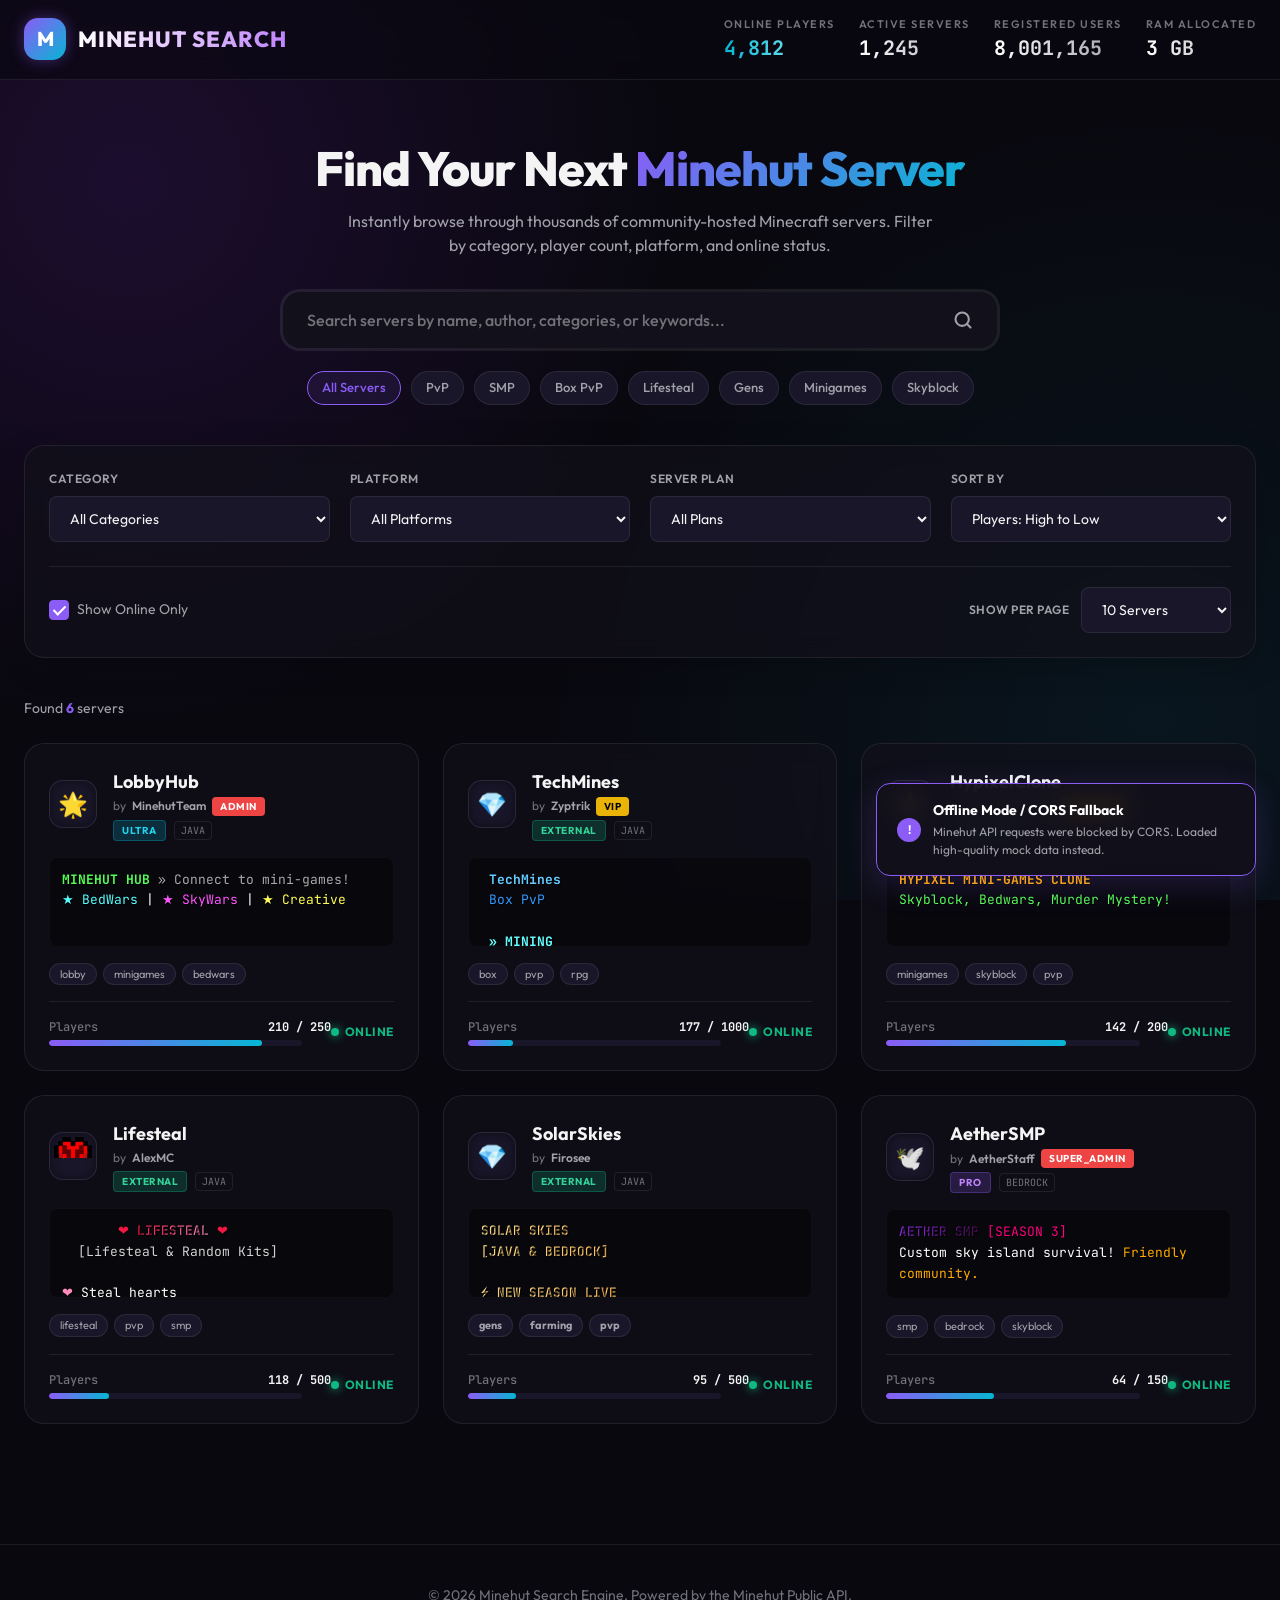
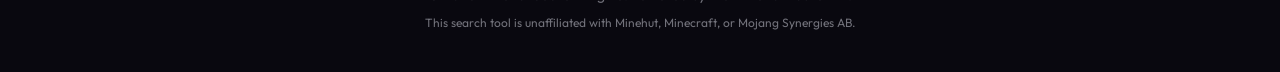
<file: index.html>
<!DOCTYPE html>
<html lang="en">

<head>
  <meta charset="UTF-8">
  <meta name="viewport" content="width=device-width, initial-scale=1.0">
  <title>Minehut Server Search Engine - Discover Premium Minecraft Servers</title>
  <meta name="description"
    content="Search, filter, and discover the best Minecraft servers on the Minehut network. Live statistics, advanced filtering, and instant connection details.">
  <link rel="stylesheet" href="public/css/style.css">
  <link rel="shortcut icon" href="https://minehut.com/favicon.ico" type="image/x-icon">
</head>

<body>

  <!-- Top Sticky Header -->
  <header>
    <div class="container header-content">
      <a href="index.html" class="logo" id="header-logo">
        <div class="logo-icon">M</div>
        <div class="logo-text">Minehut Search</div>
      </a>

      <!-- Network Stats Dashboard -->
      <div class="network-stats" id="network-stats-panel">
        <div class="stat-item">
          <span class="stat-label">Online Players</span>
          <span class="stat-value highlight" id="online-players">...</span>
        </div>
        <div class="stat-item">
          <span class="stat-label">Active Servers</span>
          <span class="stat-value" id="active-servers">...</span>
        </div>
        <div class="stat-item">
          <span class="stat-label">Registered Users</span>
          <span class="stat-value" id="total-users">...</span>
        </div>
        <div class="stat-item">
          <span class="stat-label">RAM Allocated</span>
          <span class="stat-value" id="allocated-ram">...</span>
        </div>
      </div>
    </div>
  </header>

  <main class="container">
    <!-- Hero / Title -->
    <section class="hero-section">
      <h1 class="hero-title">Find Your Next <span>Minehut Server</span></h1>
      <p class="hero-subtitle">Instantly browse through thousands of community-hosted Minecraft servers. Filter by
        category, player count, platform, and online status.</p>

      <!-- Search Input Container -->
      <div class="search-wrapper">
        <div class="search-container">
          <input type="text" id="search-input" class="search-input"
            placeholder="Search servers by name, author, categories, or keywords..." autocomplete="off">
          <button class="search-icon-btn" id="search-clear-btn" style="display: none;" title="Clear search">
            <svg width="20" height="20" viewBox="0 0 24 24" fill="none" stroke="currentColor" stroke-width="2.5"
              stroke-linecap="round" stroke-linejoin="round">
              <line x1="18" y1="6" x2="6" y2="18"></line>
              <line x1="6" y1="6" x2="18" y2="18"></line>
            </svg>
          </button>
          <div class="search-icon-btn">
            <svg width="20" height="20" viewBox="0 0 24 24" fill="none" stroke="currentColor" stroke-width="2.5"
              stroke-linecap="round" stroke-linejoin="round">
              <circle cx="11" cy="11" r="8"></circle>
              <line x1="21" y1="21" x2="16.65" y2="16.65"></line>
            </svg>
          </div>
        </div>
      </div>

      <!-- Quick Tag Filter Pills -->
      <div class="quick-tags" id="quick-tags-container">
        <span class="quick-tag active" data-category="all">All Servers</span>
        <span class="quick-tag" data-category="pvp">PvP</span>
        <span class="quick-tag" data-category="smp">SMP</span>
        <span class="quick-tag" data-category="box">Box PvP</span>
        <span class="quick-tag" data-category="lifesteal">Lifesteal</span>
        <span class="quick-tag" data-category="gens">Gens</span>
        <span class="quick-tag" data-category="minigames">Minigames</span>
        <span class="quick-tag" data-category="skyblock">Skyblock</span>
      </div>
    </section>

    <!-- Filters and Sorting Panel -->
    <section class="controls-panel">
      <div class="filters-row">
        <!-- Category Dropdown -->
        <div class="filter-group">
          <label class="filter-label" for="category-select">Category</label>
          <select id="category-select" class="custom-select">
            <option value="all">All Categories</option>
            <!-- Dynamically populated -->
          </select>
        </div>

        <!-- Platform Dropdown -->
        <div class="filter-group">
          <label class="filter-label" for="platform-select">Platform</label>
          <select id="platform-select" class="custom-select">
            <option value="all">All Platforms</option>
            <!-- Dynamically populated -->
          </select>
        </div>

        <!-- Plan Dropdown -->
        <div class="filter-group">
          <label class="filter-label" for="plan-select">Server Plan</label>
          <select id="plan-select" class="custom-select">
            <option value="all">All Plans</option>
            <!-- Dynamically populated -->
          </select>
        </div>

        <!-- Sorting -->
        <div class="filter-group">
          <label class="filter-label" for="sort-select">Sort By</label>
          <select id="sort-select" class="custom-select">
            <option value="players-desc">Players: High to Low</option>
            <option value="players-asc">Players: Low to High</option>
            <option value="name-asc">Name: A to Z</option>
            <option value="name-desc">Name: Z to A</option>
          </select>
        </div>
      </div>

      <!-- Settings and Page Size Footer Row -->
      <div class="controls-footer">
        <div class="controls-footer-left">
          <label class="custom-checkbox" id="online-checkbox-label">
            <input type="checkbox" id="online-checkbox" checked>
            <span class="checkmark"></span>
            Show Online Only
          </label>
        </div>
        <div class="controls-footer-right">
          <div class="filter-group page-size-group">
            <label class="filter-label" for="page-size-select">Show per Page</label>
            <select id="page-size-select" class="custom-select">
              <option value="10" selected>10 Servers</option>
              <option value="25">25 Servers</option>
              <option value="50">50 Servers</option>
              <option value="100">100 Servers</option>
            </select>
          </div>
        </div>
      </div>
    </section>

    <!-- Results Overview -->
    <div class="results-summary">
      <div class="results-count" id="results-count-container">
        Found <span id="results-count-val">0</span> servers
      </div>
      <!-- Top Pagination Controls -->
      <div class="pagination-container pagination-top" id="pagination-controls-top"></div>
    </div>

    <!-- Server Cards Grid -->
    <section class="servers-grid" id="servers-grid">
      <!-- Loading skeletons (initial state) -->
      <div class="skeleton-card"></div>
      <div class="skeleton-card"></div>
      <div class="skeleton-card"></div>
      <div class="skeleton-card"></div>
      <div class="skeleton-card"></div>
      <div class="skeleton-card"></div>
    </section>

    <!-- Pagination Controls -->
    <div class="pagination-container" id="pagination-controls"></div>
  </main>

  <!-- Global Footer -->
  <footer
    style="margin-top: 60px; padding: 40px 0; border-top: 1px solid var(--border-color); text-align: center; color: var(--text-muted); font-size: 14px;">
    <div class="container">
      <p>&copy; 2026 Minehut Search Engine. Powered by the Minehut Public API.</p>
      <p style="margin-top: 8px; font-size: 12px; color: var(--text-muted);">This search tool is unaffiliated with
        Minehut, Minecraft, or Mojang Synergies AB.</p>
    </div>
  </footer>

  <!-- Toast Toast Notification (CORS/Offline Fallback Info) -->
  <div class="toast" id="toast-notification">
    <div class="toast-icon">!</div>
    <div class="toast-content">
      <div class="toast-title" id="toast-title">CORS Fallback Active</div>
      <div class="toast-desc" id="toast-desc">Loaded premium mock database due to local browser CORS limitations.</div>
    </div>
  </div>

  <!-- Scripts -->
  <script src="public/js/mock_data.js"></script>
  <script src="public/js/app.js"></script>
</body>

</html>
</file>
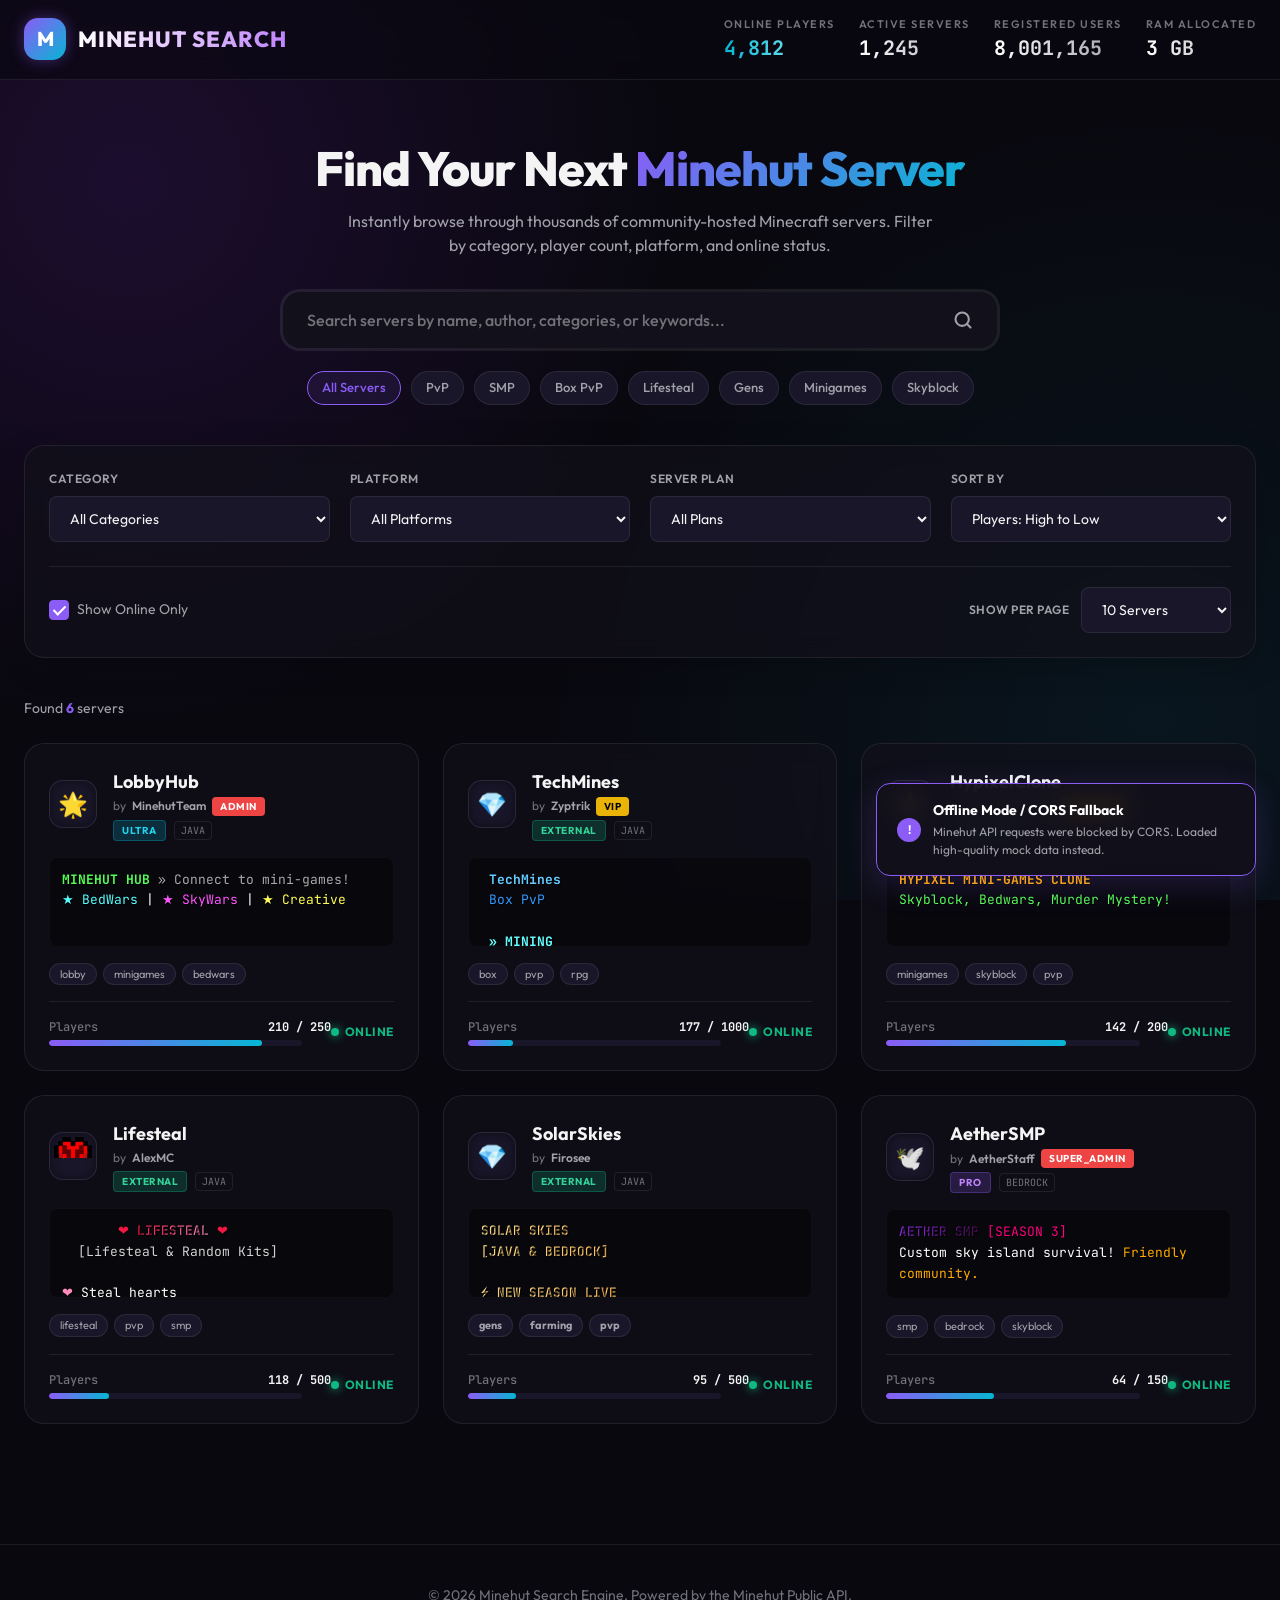
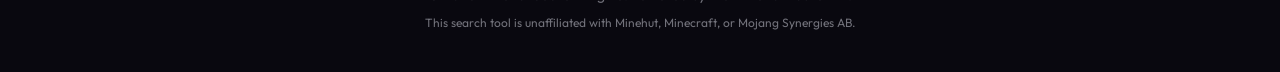
<file: detail/index.html>
<!DOCTYPE html>
<html lang="en">

<head>
  <meta charset="UTF-8">
  <meta name="viewport" content="width=device-width, initial-scale=1.0">
  <title>Server Details - Minehut Server Search Engine</title>
  <meta name="description"
    content="Detailed status page for Minehut Minecraft servers, including player counts, categories, plugins list, and direct connection IP.">
  <link rel="stylesheet" href="../public/css/style.css">
  <link rel="shortcut icon" href="https://minehut.com/favicon.ico" type="image/x-icon">
</head>

<body>

  <!-- Top Sticky Header -->
  <header>
    <div class="container header-content">
      <a href="../index.html" class="logo" id="header-logo">
        <div class="logo-icon">M</div>
        <div class="logo-text">Minehut Search</div>
      </a>

      <!-- Tiny Nav indicator -->
      <a href="../index.html" class="back-button" style="margin-bottom: 0;">
        <svg width="18" height="18" viewBox="0 0 24 24" fill="none" stroke="currentColor" stroke-width="2.5"
          stroke-linecap="round" stroke-linejoin="round">
          <line x1="19" y1="12" x2="5" y2="12"></line>
          <polyline points="12 19 5 12 12 5"></polyline>
        </svg>
        Back to Search
      </a>
    </div>
  </header>

  <main class="detail-container">
    <!-- Server Detailed Presentation Card -->
    <article class="detail-card" id="detail-card">
      <div class="detail-card-body">

        <!-- Left Sidebar Column: Banner, Profile, Plan Specs, Categories -->
        <aside class="detail-sidebar">
        
        <!-- Server SaaS Profile Card -->
        <div class="sidebar-profile-card">
          <!-- Cover banner image wrapper (filled dynamically as els.banner) -->
          <div class="profile-cover" id="server-banner">
            <div class="profile-cover-tint"></div>
          </div>
          <div class="profile-info-block">
            <div class="profile-avatar-row">
              <!-- Avatar icon (els.serverIcon) -->
              <div class="detail-icon" id="server-icon">🎮</div>
              <!-- Dynamic Meta Badges (els.metaTags) -->
              <div class="profile-status-badge-wrap" id="server-meta-tags"></div>
            </div>
            <!-- Server name (els.serverName) -->
            <h1 class="detail-server-name" id="server-name">Loading Server Details...</h1>
            <!-- Owner & Rank (els.detailServerOwner) -->
            <div class="detail-server-owner" id="detail-server-owner"></div>
          </div>
          
          <!-- Integrated Copy Address Panel -->
          <div class="sidebar-copy-section">
            <div class="copy-ip-info">
              <span class="copy-ip-title">Server Address</span>
              <span class="copy-ip-address" id="server-ip">...</span>
            </div>
            <button class="btn-copy" id="btn-copy-ip">
              <svg width="14" height="14" viewBox="0 0 24 24" fill="none" stroke="currentColor" stroke-width="2.5" stroke-linecap="round" stroke-linejoin="round" id="copy-icon"><rect x="9" y="9" width="13" height="13" rx="2" ry="2"></rect><path d="M5 15H4a2 2 0 0 1-2-2V4a2 2 0 0 1 2-2h9a2 2 0 0 1 2 2v1"></path></svg>
              <span id="copy-text">Copy IP</span>
            </button>
          </div>
        </div>

        <!-- Hosting Plan Specifications Card -->
        <section class="plan-specs-section" id="plan-specs-section">
          <h2 class="detail-section-title">Server Hosting Plan</h2>
          <div class="plan-specs-card">
            <div class="plan-specs-header">
              <div class="plan-badge-large badge badge-plan-free" id="plan-spec-badge">Starter</div>
              <div class="plan-price-info">
                <span class="plan-cost-label">Hosting Cost</span>
                <span class="plan-cost-value" id="plan-spec-cost">0 Credits / Day</span>
              </div>
            </div>
            <div class="plan-specs-grid">
              <div class="spec-feature-item">
                <span class="spec-feature-icon">👥</span>
                <div class="spec-feature-text">
                  <span class="spec-feature-label">Max Players</span>
                  <span class="spec-feature-val" id="plan-spec-players">10 Players</span>
                </div>
              </div>
              <div class="spec-feature-item">
                <span class="spec-feature-icon">💾</span>
                <div class="spec-feature-text">
                  <span class="spec-feature-label">RAM</span>
                  <span class="spec-feature-val" id="plan-spec-ram">1 GB RAM</span>
                </div>
              </div>
              <div class="spec-feature-item">
                <span class="spec-feature-icon">🛡️</span>
                <div class="spec-feature-text">
                  <span class="spec-feature-label">Tier</span>
                  <span class="spec-feature-val" id="plan-spec-tier">Basic Server</span>
                </div>
              </div>
              <div class="spec-feature-item">
                <span class="spec-feature-icon">☁️</span>
                <div class="spec-feature-text">
                  <span class="spec-feature-label">Backups</span>
                  <span class="spec-feature-val" id="plan-spec-backups">4 hours/day</span>
                </div>
              </div>
              <div class="spec-feature-item" style="grid-column: span 2;">
                <span class="spec-feature-icon">🔗</span>
                <div class="spec-feature-text">
                  <span class="spec-feature-label">Server Links</span>
                  <span class="spec-feature-val" id="plan-spec-connected">None</span>
                </div>
              </div>
            </div>
          </div>
        </section>

        <!-- Categories tag list -->
        <section class="detail-categories-section">
          <h2 class="detail-categories-label">Categories</h2>
          <div class="detail-categories-list" id="detail-categories">
            <!-- Dynamic tags -->
          </div>
        </section>

      </aside>

      <!-- Right Main Column: MOTD, Stats, Graph, Plugins -->
      <main class="detail-main">
        
        <!-- MOTD Console -->
        <section class="detail-motd-section">
          <div class="terminal-header">
            <div class="terminal-dots">
              <span class="dot red"></span>
              <span class="dot yellow"></span>
              <span class="dot green"></span>
            </div>
            <span class="terminal-title">motd@minecraft-server:~</span>
          </div>
          <div class="detail-motd-box" id="server-motd">
            <!-- Parsed MOTD -->
          </div>
        </section>

        <!-- Dashboard Stats Grid -->
        <section class="detail-dashboard-grid" id="stats-dashboard">
          <div class="dash-card">
            <span class="dash-label">Uptime Status</span>
            <span class="dash-value" id="stat-uptime">...</span>
            <span class="dash-subtext" id="stat-daily-uptime">...</span>
          </div>
          <div class="dash-card player-slots-card" style="display: flex; flex-direction: row; align-items: center; justify-content: space-between; gap: 16px;">
            <div style="display: flex; flex-direction: column; gap: 4px;">
              <span class="dash-label">Players Online</span>
              <span class="dash-value" id="stat-slots">...</span>
              <span class="dash-subtext">Total Player Slots</span>
            </div>
            <div class="progress-ring-container" style="position: relative; width: 52px; height: 52px; flex-shrink: 0;">
              <svg width="52" height="52" viewBox="0 0 66 66" style="display: block;">
                <!-- Background circle -->
                <circle cx="33" cy="33" r="28" fill="transparent" stroke="var(--border-color)" stroke-width="6" />
                <!-- Foreground circle -->
                <circle cx="33" cy="33" r="28" fill="transparent" stroke="url(#slots-gradient)" stroke-width="6" 
                  stroke-dasharray="175.9" stroke-dashoffset="175.9" stroke-linecap="round" id="stat-slots-ring"
                  transform="rotate(-90 33 33)" style="transition: stroke-dashoffset 0.8s cubic-bezier(0.4, 0, 0.2, 1);" />
                <defs>
                  <linearGradient id="slots-gradient" x1="0%" y1="0%" x2="100%" y2="100%">
                    <stop offset="0%" stop-color="var(--accent-purple)" />
                    <stop offset="100%" stop-color="var(--accent-cyan)" />
                  </linearGradient>
                </defs>
              </svg>
              <span id="stat-slots-percent" style="position: absolute; inset: 0; display: flex; align-items: center; justify-content: center; font-size: 10px; font-family: var(--font-mono); font-weight: 700; color: var(--text-primary);">0%</span>
            </div>
          </div>
          <div class="dash-card">
            <span class="dash-label">System Platform</span>
            <span class="dash-value" id="stat-version">...</span>
            <span class="dash-subtext">Java Engine</span>
          </div>
          <div class="dash-card">
            <span class="dash-label">Minehut Plan</span>
            <span class="dash-value" id="stat-plan">...</span>
            <span class="dash-subtext" id="stat-credits">...</span>
          </div>
          <div class="dash-card">
            <span class="dash-label">First Created</span>
            <span class="dash-value" id="stat-created">...</span>
            <span class="dash-subtext">Total Joins: <span id="stat-joins" style="font-weight: 700;">...</span></span>
          </div>
          <div class="dash-card">
            <span class="dash-label">Owner Profile</span>
            <span class="dash-value" id="stat-owner">...</span>
            <span class="dash-subtext">ID: <span id="stat-owner-id" style="font-family: var(--font-mono); font-size: 11px;">...</span></span>
          </div>
          <!-- Hidden UUID container to retain JS hooks without visual bloat -->
          <div id="card-mc-uuid" style="display: none;"><span id="stat-mc-uuid"></span></div>
        </section>

        <!-- Real-Time Player Activity Graph -->
        <section class="player-history-section" id="player-history-section">
          <h2 class="detail-section-title">Real-Time Player Activity (Last 2 Minutes)</h2>
          <div class="chart-container-card">
            <canvas id="player-chart" style="width: 100%; height: 160px;"></canvas>
          </div>
        </section>

        <!-- Installed Minecraft Plugins list -->
        <section class="plugins-section" id="plugins-section">
          <h2 class="detail-categories-label">Installed Plugins</h2>
          <div class="plugins-list" id="plugins-list">
            <!-- Dynamic plugin tags -->
          </div>
        </section>

      </main>

      </div>
    </article>
  </main>

  <!-- Global Footer -->
  <footer
    style="margin-top: 60px; padding: 40px 0; border-top: 1px solid var(--border-color); text-align: center; color: var(--text-muted); font-size: 14px;">
    <div class="container">
      <p>&copy; 2026 Minehut Search Engine. Powered by the Minehut Public API.</p>
    </div>
  </footer>

  <!-- Toast notifications -->
  <div class="toast" id="toast-notification">
    <div class="toast-icon">✓</div>
    <div class="toast-content">
      <div class="toast-title" id="toast-title">IP Copied!</div>
      <div class="toast-desc" id="toast-desc">IP address copied to clipboard. Ready to join Minecraft!</div>
    </div>
  </div>

  <!-- Scripts -->
  <script src="../public/js/mock_data.js"></script>
  <script src="../public/js/detail.js"></script>
</body>

</html>
</file>
<file: public/css/style.css>
@import url('https://fonts.googleapis.com/css2?family=Outfit:wght@300;400;500;600;700;800&family=JetBrains+Mono:wght@400;500;700&display=swap');

:root {
  --bg-primary: #09080f;
  --bg-secondary: #12101b;
  --bg-tertiary: #191629;
  --bg-card: rgba(18, 16, 27, 0.7);
  --bg-glow: rgba(138, 43, 226, 0.15);

  --border-color: rgba(255, 255, 255, 0.08);
  --border-focus: rgba(167, 139, 250, 0.5);

  --accent-purple: #8b5cf6;
  --accent-purple-glow: rgba(139, 92, 246, 0.4);
  --accent-cyan: #06b6d4;
  --accent-emerald: #10b981;
  --accent-gold: #f59e0b;
  --accent-red: #ef4444;

  --text-primary: #f4f4f5;
  --text-secondary: #a1a1aa;
  --text-muted: #71717a;

  --font-sans: 'Outfit', sans-serif;
  --font-mono: 'JetBrains Mono', monospace;

  --transition-smooth: all 0.3s cubic-bezier(0.4, 0, 0.2, 1);
  --border-radius-sm: 8px;
  --border-radius-md: 14px;
  --border-radius-lg: 20px;
}

* {
  box-sizing: border-box;
  margin: 0;
  padding: 0;
}

body {
  background-color: var(--bg-primary);
  color: var(--text-primary);
  font-family: var(--font-sans);
  min-height: 100vh;
  line-height: 1.5;
  overflow-x: hidden;
  background-image:
    radial-gradient(circle at 10% 20%, var(--bg-glow) 0%, transparent 40%),
    radial-gradient(circle at 90% 80%, rgba(6, 182, 212, 0.08) 0%, transparent 45%);
  background-attachment: fixed;
}

/* Scrollbar */
::-webkit-scrollbar {
  width: 10px;
}

::-webkit-scrollbar-track {
  background: var(--bg-primary);
}

::-webkit-scrollbar-thumb {
  background: var(--bg-tertiary);
  border: 2px solid var(--bg-primary);
  border-radius: 10px;
}

::-webkit-scrollbar-thumb:hover {
  background: var(--accent-purple);
}

/* Layout Utilities */
.container {
  max-width: 1280px;
  margin: 0 auto;
  padding: 0 24px;
}

header {
  padding: 24px 0;
  border-bottom: 1px solid var(--border-color);
  background: rgba(9, 8, 15, 0.6);
  backdrop-filter: blur(12px);
  position: sticky;
  top: 0;
  z-index: 100;
}

.header-content {
  display: flex;
  justify-content: space-between;
  align-items: center;
  flex-wrap: wrap;
  gap: 20px;
}

/* Logo */
.logo {
  display: flex;
  align-items: center;
  gap: 12px;
  text-decoration: none;
  color: var(--text-primary);
}

.logo-icon {
  background: linear-gradient(135deg, var(--accent-purple), var(--accent-cyan));
  width: 42px;
  height: 42px;
  border-radius: var(--border-radius-md);
  display: flex;
  align-items: center;
  justify-content: center;
  font-weight: 800;
  font-size: 20px;
  color: #fff;
  box-shadow: 0 0 15px var(--accent-purple-glow);
}

.logo-text {
  font-size: 22px;
  font-weight: 800;
  letter-spacing: 1px;
  text-transform: uppercase;
  background: linear-gradient(to right, #ffffff, #c084fc);
  -webkit-background-clip: text;
  -webkit-text-fill-color: transparent;
}

/* Network Stats Dashboard */
.network-stats {
  display: flex;
  gap: 24px;
}

.stat-item {
  display: flex;
  flex-direction: column;
}

.stat-label {
  font-size: 11px;
  text-transform: uppercase;
  color: var(--text-muted);
  letter-spacing: 1.5px;
  font-weight: 600;
}

.stat-value {
  font-size: 20px;
  font-weight: 700;
  color: var(--text-primary);
  font-family: var(--font-mono);
  background: linear-gradient(to right, #fff, var(--text-secondary));
  -webkit-background-clip: text;
  -webkit-text-fill-color: transparent;
}

.stat-value.highlight {
  background: linear-gradient(to right, var(--accent-cyan), #a5f3fc);
  -webkit-background-clip: text;
  -webkit-text-fill-color: transparent;
}

/* Main Content & Hero */
.hero-section {
  text-align: center;
  padding: 60px 0 40px 0;
  position: relative;
}

.hero-title {
  font-size: 48px;
  font-weight: 800;
  margin-bottom: 12px;
  letter-spacing: -1px;
  line-height: 1.2;
}

.hero-title span {
  background: linear-gradient(135deg, var(--accent-purple), var(--accent-cyan));
  -webkit-background-clip: text;
  -webkit-text-fill-color: transparent;
}

.hero-subtitle {
  color: var(--text-secondary);
  font-size: 16px;
  max-width: 600px;
  margin: 0 auto 32px auto;
}

/* Search Bar Wrapper */
.search-wrapper {
  max-width: 720px;
  margin: 0 auto;
  position: relative;
  border-radius: var(--border-radius-lg);
  padding: 3px;
  background: linear-gradient(135deg, var(--border-color) 0%, var(--border-color) 100%);
  transition: var(--transition-smooth);
}

.search-wrapper:focus-within {
  background: linear-gradient(135deg, var(--accent-purple), var(--accent-cyan));
  box-shadow: 0 10px 30px rgba(139, 92, 246, 0.15);
}

.search-container {
  display: flex;
  background: var(--bg-secondary);
  border-radius: calc(var(--border-radius-lg) - 3px);
  overflow: hidden;
  position: relative;
}

.search-input {
  flex: 1;
  border: none;
  background: transparent;
  padding: 18px 24px;
  color: var(--text-primary);
  font-family: var(--font-sans);
  font-size: 16px;
  outline: none;
  font-weight: 500;
}

.search-input::placeholder {
  color: var(--text-muted);
}

.search-icon-btn {
  background: transparent;
  border: none;
  padding: 0 24px;
  cursor: pointer;
  display: flex;
  align-items: center;
  color: var(--text-secondary);
  transition: var(--transition-smooth);
}

.search-icon-btn:hover {
  color: var(--accent-purple);
}

/* Quick Filter Tags */
.quick-tags {
  display: flex;
  justify-content: center;
  gap: 10px;
  margin-top: 20px;
  flex-wrap: wrap;
}

.quick-tag {
  background: var(--bg-tertiary);
  border: 1px solid var(--border-color);
  color: var(--text-secondary);
  padding: 6px 14px;
  border-radius: 30px;
  cursor: pointer;
  font-size: 13px;
  font-weight: 500;
  transition: var(--transition-smooth);
}

.quick-tag:hover,
.quick-tag.active {
  background: rgba(139, 92, 246, 0.1);
  color: var(--accent-purple);
  border-color: var(--accent-purple);
}

/* Control Panel (Filters & Sort) */
.controls-panel {
  background: var(--bg-card);
  border: 1px solid var(--border-color);
  border-radius: var(--border-radius-lg);
  padding: 24px;
  margin-bottom: 40px;
  backdrop-filter: blur(12px);
  box-shadow: 0 8px 32px rgba(0, 0, 0, 0.2);
}

.filters-row {
  display: grid;
  grid-template-columns: repeat(auto-fit, minmax(200px, 1fr));
  gap: 20px;
  align-items: flex-end;
}

.filter-group {
  display: flex;
  flex-direction: column;
  gap: 8px;
}

.filter-label {
  font-size: 12px;
  font-weight: 600;
  text-transform: uppercase;
  color: var(--text-secondary);
  letter-spacing: 0.5px;
}

.custom-select,
.custom-input {
  background: var(--bg-tertiary);
  border: 1px solid var(--border-color);
  color: var(--text-primary);
  padding: 12px 16px;
  border-radius: var(--border-radius-sm);
  outline: none;
  font-family: var(--font-sans);
  font-size: 14px;
  transition: var(--transition-smooth);
  width: 100%;
}

.custom-select:focus,
.custom-input:focus {
  border-color: var(--accent-purple);
  box-shadow: 0 0 0 2px var(--accent-purple-glow);
}

.controls-footer {
  display: flex;
  justify-content: space-between;
  align-items: center;
  margin-top: 24px;
  padding-top: 20px;
  border-top: 1px solid var(--border-color);
  flex-wrap: wrap;
  gap: 20px;
}

.controls-footer-left {
  display: flex;
  align-items: center;
}

.controls-footer-right {
  display: flex;
  align-items: center;
}

.page-size-group {
  flex-direction: row !important;
  align-items: center;
  gap: 12px;
}

.page-size-group .filter-label {
  white-space: nowrap;
}

.page-size-group .custom-select {
  width: 150px;
}

.custom-checkbox {
  display: flex;
  align-items: center;
  gap: 8px;
  cursor: pointer;
  user-select: none;
  font-size: 14px;
  color: var(--text-secondary);
}

.custom-checkbox input {
  position: absolute;
  opacity: 0;
  cursor: pointer;
  height: 0;
  width: 0;
}

.checkmark {
  width: 20px;
  height: 20px;
  background: var(--bg-tertiary);
  border: 1px solid var(--border-color);
  border-radius: 4px;
  position: relative;
  transition: var(--transition-smooth);
}

.custom-checkbox:hover input~.checkmark {
  border-color: var(--accent-purple);
}

.custom-checkbox input:checked~.checkmark {
  background: var(--accent-purple);
  border-color: var(--accent-purple);
}

.checkmark:after {
  content: "";
  position: absolute;
  display: none;
  left: 6px;
  top: 2px;
  width: 5px;
  height: 10px;
  border: solid white;
  border-width: 0 2px 2px 0;
  transform: rotate(45deg);
}

.custom-checkbox input:checked~.checkmark:after {
  display: block;
}

/* Server Count & Sorting Context */
.results-summary {
  display: flex;
  justify-content: space-between;
  align-items: center;
  margin-bottom: 24px;
}

.results-count {
  font-size: 14px;
  color: var(--text-secondary);
}

.results-count span {
  color: var(--accent-purple);
  font-weight: 700;
}

/* Toast Notification (API Call Fallbacks) */
.toast {
  position: fixed;
  bottom: 24px;
  right: 24px;
  background: rgba(18, 16, 27, 0.9);
  border: 1px solid var(--accent-purple);
  box-shadow: 0 8px 32px rgba(139, 92, 246, 0.2);
  padding: 16px 20px;
  border-radius: var(--border-radius-md);
  z-index: 1000;
  display: flex;
  align-items: center;
  gap: 12px;
  transform: translateY(120%);
  opacity: 0;
  transition: var(--transition-smooth);
  backdrop-filter: blur(12px);
  max-width: 380px;
}

.toast.show {
  transform: translateY(0);
  opacity: 1;
}

.toast-icon {
  background: var(--accent-purple);
  width: 24px;
  height: 24px;
  border-radius: 50%;
  display: flex;
  align-items: center;
  justify-content: center;
  color: #fff;
  font-weight: bold;
  font-size: 12px;
}

.toast-content {
  flex: 1;
}

.toast-title {
  font-size: 14px;
  font-weight: 700;
  color: #fff;
  margin-bottom: 2px;
}

.toast-desc {
  font-size: 12px;
  color: var(--text-secondary);
}

/* Server Cards Grid */
.servers-grid {
  display: grid;
  grid-template-columns: repeat(auto-fill, minmax(350px, 1fr));
  gap: 24px;
  margin-bottom: 60px;
}

.server-card {
  background: var(--bg-card);
  border: 1px solid var(--border-color);
  border-radius: var(--border-radius-lg);
  padding: 24px;
  display: flex;
  flex-direction: column;
  justify-content: space-between;
  cursor: pointer;
  transition: var(--transition-smooth);
  backdrop-filter: blur(12px);
  position: relative;
  overflow: hidden;
}

.server-card::before {
  content: '';
  position: absolute;
  top: 0;
  left: 0;
  right: 0;
  height: 4px;
  background: transparent;
  transition: var(--transition-smooth);
}

.server-card:hover {
  transform: translateY(-5px);
  border-color: var(--accent-purple-glow);
  box-shadow: 0 12px 30px rgba(9, 8, 15, 0.4), 0 0 20px rgba(139, 92, 246, 0.08);
}

.server-card:hover::before {
  background: linear-gradient(to right, var(--accent-purple), var(--accent-cyan));
}

/* Card Header */
.card-header {
  display: flex;
  align-items: center;
  gap: 16px;
  margin-bottom: 16px;
}

.server-icon {
  width: 48px;
  height: 48px;
  background: var(--bg-tertiary);
  border: 1px solid var(--border-color);
  border-radius: var(--border-radius-md);
  display: flex;
  align-items: center;
  justify-content: center;
  font-size: 24px;
  flex-shrink: 0;
  box-shadow: inset 0 0 10px rgba(0, 0, 0, 0.5);
  position: relative;
}

.server-icon-character {
  font-weight: 700;
  font-size: 20px;
  text-transform: uppercase;
  color: var(--accent-purple);
}

.server-title-area {
  flex: 1;
  overflow: hidden;
}

.server-name {
  font-size: 18px;
  font-weight: 700;
  color: var(--text-primary);
  margin-bottom: 2px;
  white-space: nowrap;
  overflow: hidden;
  text-overflow: ellipsis;
}

.server-owner {
  font-size: 12px;
  color: var(--text-muted);
  margin-bottom: 4px;
  display: flex;
  align-items: center;
  gap: 6px;
}

.server-owner .owner-name {
  color: var(--text-secondary);
  font-weight: 600;
}

.server-meta {
  display: flex;
  align-items: center;
  gap: 8px;
  flex-wrap: wrap;
}

.badge {
  font-size: 10px;
  font-weight: 700;
  text-transform: uppercase;
  padding: 2px 8px;
  border-radius: 4px;
  letter-spacing: 0.5px;
}

.badge-plan-free {
  background: #3f3f46;
  color: #e4e4e7;
}

.badge-plan-standard {
  background: rgba(59, 130, 246, 0.2);
  color: #60a5fa;
  border: 1px solid rgba(59, 130, 246, 0.3);
}

.badge-plan-pro {
  background: rgba(139, 92, 246, 0.2);
  color: #c084fc;
  border: 1px solid rgba(139, 92, 246, 0.3);
}

.badge-plan-ultra {
  background: rgba(6, 182, 212, 0.2);
  color: #22d3ee;
  border: 1px solid rgba(6, 182, 212, 0.3);
}

.badge-plan-ultimate {
  background: rgba(239, 68, 68, 0.2);
  color: #f87171;
  border: 1px solid rgba(239, 68, 68, 0.3);
}

.badge-plan-external {
  background: rgba(16, 185, 129, 0.2);
  color: #34d399;
  border: 1px solid rgba(16, 185, 129, 0.3);
}

.badge-plan-custom {
  background: rgba(245, 158, 11, 0.2);
  color: #fbbf24;
  border: 1px solid rgba(245, 158, 11, 0.3);
}

.badge-rank-vip {
  background: #eab308;
  color: #000;
}

.badge-rank-admin {
  background: #ef4444;
  color: #fff;
}

.badge-rank-dev {
  background: #3b82f6;
  color: #fff;
}

.badge-rank-pro {
  background: #a855f7;
  color: #fff;
}

.platform-tag {
  font-size: 10px;
  font-family: var(--font-mono);
  color: var(--text-muted);
  border: 1px solid var(--border-color);
  padding: 1px 6px;
  border-radius: 4px;
}

/* Card MOTD Container */
.card-motd {
  background: rgba(0, 0, 0, 0.4);
  border: 1px solid rgba(255, 255, 255, 0.03);
  padding: 12px;
  border-radius: var(--border-radius-sm);
  font-family: var(--font-mono);
  font-size: 13px;
  line-height: 1.6;
  white-space: pre-wrap;
  word-break: break-word;
  height: 90px;
  overflow: hidden;
  margin-bottom: 16px;
  text-shadow: 1px 1px 0px rgba(0, 0, 0, 0.7);
  color: #fff;
}

/* Categories Badges */
.card-categories {
  display: flex;
  gap: 6px;
  flex-wrap: wrap;
  margin-bottom: 16px;
}

.category-pill {
  font-size: 11px;
  background: var(--bg-tertiary);
  color: var(--text-secondary);
  padding: 2px 10px;
  border-radius: 30px;
  border: 1px solid var(--border-color);
}

/* Card Footer (Players, Connect Info) */
.card-footer {
  border-top: 1px solid var(--border-color);
  padding-top: 16px;
  display: flex;
  justify-content: space-between;
  align-items: center;
}

.player-count-display {
  display: flex;
  flex-direction: column;
  gap: 4px;
  flex: 1;
}

.player-numbers {
  display: flex;
  justify-content: space-between;
  font-size: 12px;
  font-family: var(--font-mono);
  font-weight: 500;
}

.player-label {
  color: var(--text-muted);
}

.player-digits {
  color: var(--text-primary);
  font-weight: 700;
}

.player-bar-track {
  height: 6px;
  background: var(--bg-tertiary);
  border-radius: 10px;
  overflow: hidden;
  position: relative;
  width: 90%;
}

.player-bar-fill {
  height: 100%;
  background: linear-gradient(to right, var(--accent-purple), var(--accent-cyan));
  border-radius: 10px;
  transition: width 0.5s ease-out;
}

.server-status {
  display: flex;
  align-items: center;
  gap: 6px;
}

.status-dot {
  width: 8px;
  height: 8px;
  border-radius: 50%;
  background: var(--text-muted);
}

.status-dot.online {
  background: var(--accent-emerald);
  box-shadow: 0 0 10px var(--accent-emerald);
}

.status-text {
  font-size: 12px;
  font-weight: 700;
  text-transform: uppercase;
  letter-spacing: 0.5px;
  color: var(--text-muted);
}

.status-text.online {
  color: var(--accent-emerald);
}

/* Details Page Styles */
.detail-container {
  max-width: 960px;
  margin: 40px auto;
  padding: 0 24px;
}

.back-button {
  display: inline-flex;
  align-items: center;
  gap: 8px;
  color: var(--text-secondary);
  text-decoration: none;
  font-weight: 600;
  font-size: 15px;
  margin-bottom: 24px;
  transition: var(--transition-smooth);
}

.back-button:hover {
  color: var(--accent-purple);
  transform: translateX(-4px);
}

.detail-card {
  background: var(--bg-card);
  border: 1px solid var(--border-color);
  border-radius: var(--border-radius-lg);
  overflow: hidden;
  backdrop-filter: blur(12px);
  box-shadow: 0 10px 40px rgba(0, 0, 0, 0.4);
}

/* Detail Banner Area */
.detail-banner {
  height: 180px;
  position: relative;
  background-size: cover;
  background-position: center;
  display: flex;
  align-items: flex-end;
  padding: 32px;
  box-shadow: inset 0 -40px 80px var(--bg-primary);
}

.detail-banner-tint {
  position: absolute;
  inset: 0;
  background: linear-gradient(180deg, rgba(9, 8, 15, 0.2) 0%, rgba(9, 8, 15, 0.9) 100%);
}

.detail-header-block {
  position: relative;
  z-index: 2;
  display: flex;
  align-items: center;
  gap: 24px;
  width: 100%;
}

.detail-icon {
  width: 80px;
  height: 80px;
  border-radius: var(--border-radius-md);
  background: var(--bg-tertiary);
  border: 2px solid var(--border-color);
  box-shadow: 0 8px 20px rgba(0, 0, 0, 0.5);
  display: flex;
  align-items: center;
  justify-content: center;
  font-size: 40px;
}

.detail-title-info {
  flex: 1;
}

.detail-server-name {
  font-size: 32px;
  font-weight: 800;
  letter-spacing: -0.5px;
  line-height: 1.2;
}

.detail-card-body {
  padding: 32px;
}

/* Quick Action Copy IP Box */
.copy-ip-section {
  background: var(--bg-tertiary);
  border: 1px solid var(--border-color);
  border-radius: var(--border-radius-md);
  padding: 20px;
  display: flex;
  justify-content: space-between;
  align-items: center;
  flex-wrap: wrap;
  gap: 16px;
  margin-bottom: 32px;
  position: relative;
  overflow: hidden;
}

.copy-ip-section::after {
  content: '';
  position: absolute;
  left: 0;
  top: 0;
  bottom: 0;
  width: 4px;
  background: var(--accent-purple);
}

.copy-ip-info {
  display: flex;
  flex-direction: column;
}

.copy-ip-title {
  font-size: 12px;
  text-transform: uppercase;
  color: var(--text-muted);
  font-weight: 700;
  letter-spacing: 1px;
}

.copy-ip-address {
  font-size: 20px;
  font-family: var(--font-mono);
  font-weight: 700;
  color: var(--text-primary);
  margin-top: 4px;
}

.btn-copy {
  background: var(--accent-purple);
  color: #fff;
  border: none;
  padding: 12px 24px;
  border-radius: var(--border-radius-sm);
  font-weight: 700;
  font-family: var(--font-sans);
  cursor: pointer;
  display: flex;
  align-items: center;
  gap: 8px;
  transition: var(--transition-smooth);
  box-shadow: 0 4px 15px rgba(139, 92, 246, 0.3);
}

.btn-copy:hover {
  background: #7c3aed;
  transform: translateY(-2px);
  box-shadow: 0 6px 20px rgba(139, 92, 246, 0.4);
}

.btn-copy:active {
  transform: translateY(0);
}

/* Detail MOTD Terminal Box */
.detail-motd-title {
  font-size: 14px;
  font-weight: 700;
  text-transform: uppercase;
  color: var(--text-secondary);
  letter-spacing: 0.5px;
  margin-bottom: 12px;
}

.detail-motd-box {
  background: #020105;
  border: 1px solid var(--border-color);
  border-radius: var(--border-radius-md);
  padding: 24px;
  font-family: var(--font-mono);
  font-size: 15px;
  line-height: 1.8;
  white-space: pre-wrap;
  word-break: break-word;
  color: #fff;
  text-shadow: 1px 1px 0px rgba(0, 0, 0, 0.8);
  margin-bottom: 32px;
  box-shadow: inset 0 0 20px rgba(0, 0, 0, 0.8);
}

/* Server Stats Grid Dashboard */
.detail-dashboard-grid {
  display: grid;
  grid-template-columns: repeat(auto-fit, minmax(220px, 1fr));
  gap: 20px;
  margin-bottom: 32px;
}

.dash-card {
  background: rgba(0, 0, 0, 0.2);
  border: 1px solid var(--border-color);
  padding: 20px;
  border-radius: var(--border-radius-md);
  display: flex;
  flex-direction: column;
  gap: 6px;
}

.dash-label {
  font-size: 11px;
  text-transform: uppercase;
  color: var(--text-muted);
  font-weight: 700;
  letter-spacing: 0.5px;
}

.dash-value {
  font-size: 22px;
  font-weight: 700;
  color: var(--text-primary);
  font-family: var(--font-mono);
}

/* Server Hosting Plan Specs Section */
.plan-specs-section {
  margin-top: 32px;
  border-top: 1px solid var(--border-color);
  padding-top: 32px;
}

.detail-section-title {
  font-size: 14px;
  font-weight: 700;
  text-transform: uppercase;
  color: var(--text-secondary);
  letter-spacing: 0.5px;
  margin-bottom: 16px;
}

.plan-specs-card {
  background: var(--bg-card);
  border: 1px solid var(--border-color);
  border-radius: var(--border-radius-lg);
  padding: 24px;
  display: flex;
  flex-direction: column;
  gap: 24px;
  transition: var(--transition-smooth);
  backdrop-filter: blur(12px);
}

.plan-specs-header {
  display: flex;
  align-items: center;
  gap: 20px;
  border-bottom: 1px solid var(--border-color);
  padding-bottom: 16px;
  flex-wrap: wrap;
}

.plan-badge-large {
  font-size: 14px !important;
  font-weight: 800 !important;
  padding: 6px 16px !important;
  border-radius: 6px !important;
  letter-spacing: 0.5px !important;
}

.plan-price-info {
  display: flex;
  flex-direction: column;
}

.plan-cost-label {
  font-size: 11px;
  text-transform: uppercase;
  color: var(--text-muted);
  font-weight: 700;
  letter-spacing: 0.5px;
}

.plan-cost-value {
  font-size: 20px;
  font-weight: 700;
  color: var(--accent-purple);
  font-family: var(--font-mono);
}

.plan-specs-grid {
  display: grid;
  grid-template-columns: repeat(auto-fit, minmax(180px, 1fr));
  gap: 20px;
}

.spec-feature-item {
  display: flex;
  align-items: center;
  gap: 14px;
  background: rgba(0, 0, 0, 0.15);
  border: 1px solid var(--border-color);
  padding: 14px 18px;
  border-radius: var(--border-radius-md);
}

.spec-feature-icon {
  font-size: 24px;
  display: flex;
  align-items: center;
  justify-content: center;
}

.spec-feature-text {
  display: flex;
  flex-direction: column;
}

.spec-feature-label {
  font-size: 10px;
  text-transform: uppercase;
  color: var(--text-muted);
  font-weight: 700;
  letter-spacing: 0.5px;
}

.spec-feature-val {
  font-size: 14px;
  font-weight: 600;
  color: var(--text-primary);
}

/* Categories List in Detail Page */
.detail-categories-section {
  margin-top: 32px;
}

.detail-categories-label {
  font-size: 14px;
  text-transform: uppercase;
  font-weight: 700;
  color: var(--text-secondary);
  margin-bottom: 12px;
}

.detail-categories-list {
  display: flex;
  gap: 10px;
  flex-wrap: wrap;
}

.detail-category-tag {
  background: var(--bg-tertiary);
  border: 1px solid var(--border-color);
  color: var(--text-secondary);
  padding: 6px 16px;
  border-radius: 30px;
  font-size: 14px;
}

/* Plugins List */
.plugins-section {
  margin-top: 32px;
  border-top: 1px solid var(--border-color);
  padding-top: 32px;
}

.plugins-list {
  display: flex;
  flex-wrap: wrap;
  gap: 10px;
}

.plugin-tag {
  background: rgba(6, 182, 212, 0.06);
  border: 1px solid rgba(6, 182, 212, 0.2);
  color: var(--accent-cyan);
  padding: 6px 14px;
  border-radius: var(--border-radius-sm);
  font-size: 13px;
  font-family: var(--font-mono);
}

/* Skeletons & Loading UI */
.skeleton-card {
  height: 280px;
  background: linear-gradient(90deg,
      var(--bg-card) 25%,
      var(--bg-tertiary) 50%,
      var(--bg-card) 75%);
  background-size: 200% 100%;
  animation: loading-skeleton 1.5s infinite;
  border-radius: var(--border-radius-lg);
  border: 1px solid var(--border-color);
}

@keyframes loading-skeleton {
  0% {
    background-position: 200% 0;
  }

  100% {
    background-position: -200% 0;
  }
}

/* Minecraft Text Colors - Custom Parser Output classes */
.mc-color-0 {
  color: #000000;
}

.mc-color-1 {
  color: #0000aa;
}

.mc-color-2 {
  color: #00aa00;
}

.mc-color-3 {
  color: #00aaaa;
}

.mc-color-4 {
  color: #aa0000;
}

.mc-color-5 {
  color: #aa00aa;
}

.mc-color-6 {
  color: #ffaa00;
}

.mc-color-7 {
  color: #aaaaaa;
}

.mc-color-8 {
  color: #555555;
}

.mc-color-9 {
  color: #5555ff;
}

.mc-color-a {
  color: #55ff55;
}

.mc-color-b {
  color: #55ffff;
}

.mc-color-c {
  color: #ff5555;
}

.mc-color-d {
  color: #ff55ff;
}

.mc-color-e {
  color: #ffff55;
}

.mc-color-f {
  color: #ffffff;
}

.mc-bold {
  font-weight: bold;
}

.mc-italic {
  font-style: italic;
}

.mc-underline {
  text-decoration: underline;
}

.mc-strike {
  text-decoration: line-through;
}

/* Details Page Styles */
.detail-container {
  max-width: 1200px;
  margin: 40px auto;
  padding: 0 24px;
}

.back-button {
  display: inline-flex;
  align-items: center;
  gap: 8px;
  color: var(--text-secondary);
  text-decoration: none;
  font-weight: 600;
  font-size: 15px;
  margin-bottom: 24px;
  transition: var(--transition-smooth);
}

.back-button:hover {
  color: var(--accent-purple);
  transform: translateX(-4px);
}

.detail-card {
  background: var(--bg-card);
  border: 1px solid var(--border-color);
  border-radius: var(--border-radius-lg);
  overflow: hidden;
  backdrop-filter: blur(12px);
  box-shadow: 0 10px 40px rgba(0, 0, 0, 0.4);
  margin-bottom: 40px;
}

/* Detail Card Body split layout */
.detail-card-body {
  padding: 24px;
  display: flex;
  flex-direction: column;
  gap: 24px;
}

.detail-sidebar,
.detail-main {
  display: flex;
  flex-direction: column;
  gap: 24px;
}

/* Left Sidebar Profile Card */
.sidebar-profile-card {
  background: var(--bg-secondary);
  border: 1px solid var(--border-color);
  border-radius: var(--border-radius-lg);
  overflow: hidden;
  display: flex;
  flex-direction: column;
  position: relative;
  box-shadow: 0 8px 32px rgba(0, 0, 0, 0.3);
}

.profile-cover {
  height: 100px;
  position: relative;
  background-size: cover;
  background-position: center;
}

.profile-cover-tint {
  position: absolute;
  inset: 0;
  background: linear-gradient(180deg, rgba(9, 8, 15, 0.1) 0%, rgba(9, 8, 15, 0.7) 100%);
}

.profile-info-block {
  padding: 16px 20px;
  display: flex;
  flex-direction: column;
  position: relative;
}

.profile-avatar-row {
  display: flex;
  justify-content: space-between;
  align-items: flex-end;
  margin-top: -48px; /* Pull the avatar up into the banner */
  margin-bottom: 12px;
  z-index: 2;
}

.profile-info-block .detail-icon {
  width: 64px;
  height: 64px;
  font-size: 32px;
  border-radius: var(--border-radius-md);
  background: var(--bg-tertiary);
  border: 2px solid var(--border-color);
  box-shadow: 0 8px 20px rgba(0, 0, 0, 0.6);
  display: flex;
  align-items: center;
  justify-content: center;
}

.profile-status-badge-wrap {
  display: flex;
  gap: 6px;
  flex-wrap: wrap;
}

.detail-server-name {
  font-size: 24px;
  font-weight: 800;
  color: #fff;
  letter-spacing: -0.5px;
  line-height: 1.2;
}

.detail-server-owner {
  font-size: 14px;
  color: var(--text-secondary);
  margin-top: 6px;
  display: flex;
  align-items: center;
  gap: 8px;
}

.sidebar-copy-section {
  background: rgba(0, 0, 0, 0.25);
  border-top: 1px solid var(--border-color);
  padding: 16px 20px;
  display: flex;
  justify-content: space-between;
  align-items: center;
  gap: 12px;
}

.copy-ip-info {
  display: flex;
  flex-direction: column;
}

.copy-ip-title {
  font-size: 10px;
  text-transform: uppercase;
  color: var(--text-muted);
  font-weight: 700;
  letter-spacing: 1px;
}

.copy-ip-address {
  font-size: 15px;
  font-family: var(--font-mono);
  font-weight: 700;
  color: var(--text-primary);
  margin-top: 2px;
}

.btn-copy {
  background: var(--accent-purple);
  color: #fff;
  border: none;
  padding: 8px 16px;
  border-radius: var(--border-radius-sm);
  font-weight: 700;
  font-family: var(--font-sans);
  cursor: pointer;
  display: flex;
  align-items: center;
  gap: 6px;
  transition: var(--transition-smooth);
  font-size: 13px;
  box-shadow: 0 4px 12px rgba(139, 92, 246, 0.3);
}

.btn-copy:hover {
  background: #7c3aed;
  transform: translateY(-1px);
  box-shadow: 0 6px 16px rgba(139, 92, 246, 0.4);
}

/* MOTD Developer Terminal Console style */
.detail-motd-section {
  background: #040307;
  border: 1px solid var(--border-color);
  border-radius: var(--border-radius-md);
  overflow: hidden;
  box-shadow: 0 6px 20px rgba(0, 0, 0, 0.4);
  display: flex;
  flex-direction: column;
}

.terminal-header {
  background: #0f0d1a;
  border-bottom: 1px solid rgba(255, 255, 255, 0.04);
  padding: 8px 16px;
  display: flex;
  align-items: center;
  justify-content: space-between;
  flex-shrink: 0;
}

.terminal-dots {
  display: flex;
  gap: 6px;
}

.terminal-dots .dot {
  width: 10px;
  height: 10px;
  border-radius: 50%;
  display: inline-block;
}

.terminal-dots .dot.red { background: #ff5f56; }
.terminal-dots .dot.yellow { background: #ffbd2e; }
.terminal-dots .dot.green { background: #27c93f; }

.terminal-title {
  font-family: var(--font-mono);
  font-size: 11px;
  color: var(--text-muted);
}

.detail-motd-box {
  padding: 20px;
  font-family: var(--font-mono);
  font-size: 14px;
  line-height: 1.6;
  white-space: pre-wrap;
  word-break: break-word;
  color: #fff;
  text-shadow: 1px 1px 0px rgba(0, 0, 0, 0.8);
  height: auto;          /* Flexible height! */
  min-height: 80px;      /* Sensible min height */
  overflow-y: visible;   /* No scrolling on desktop/mobile for MOTD box */
  box-shadow: inset 0 0 20px rgba(0, 0, 0, 0.6);
}

.detail-motd-title {
  display: none; /* replaced by terminal title */
}

/* Consolidated Stats Dashboard Grid */
.detail-dashboard-grid {
  display: grid;
  grid-template-columns: repeat(auto-fit, minmax(220px, 1fr));
  gap: 16px;
}

.dash-card {
  background: rgba(18, 16, 27, 0.5);
  border: 1px solid var(--border-color);
  padding: 16px;
  border-radius: var(--border-radius-md);
  display: flex;
  flex-direction: column;
  gap: 4px;
  transition: var(--transition-smooth);
}

.dash-card:hover {
  border-color: rgba(255, 255, 255, 0.15);
  background: rgba(25, 22, 41, 0.6);
}

.dash-label {
  font-size: 10px;
  text-transform: uppercase;
  color: var(--text-muted);
  font-weight: 700;
  letter-spacing: 0.5px;
}

.dash-value {
  font-size: 20px;
  font-weight: 700;
  color: var(--text-primary);
  font-family: var(--font-mono);
}

.dash-subtext {
  font-size: 12px;
  color: var(--text-secondary);
  font-weight: 500;
}

/* Plan Specs Section */
.plan-specs-section {
  display: flex;
  flex-direction: column;
  gap: 12px;
}

.detail-section-title {
  font-size: 12px;
  font-weight: 700;
  text-transform: uppercase;
  color: var(--text-muted);
  letter-spacing: 0.5px;
}

.plan-specs-card {
  background: var(--bg-secondary);
  border: 1px solid var(--border-color);
  border-radius: var(--border-radius-lg);
  padding: 16px;
  display: flex;
  flex-direction: column;
  gap: 16px;
  transition: var(--transition-smooth);
}

.plan-specs-header {
  display: flex;
  align-items: center;
  gap: 14px;
  border-bottom: 1px solid var(--border-color);
  padding-bottom: 12px;
}

.plan-badge-large {
  font-size: 12px !important;
  font-weight: 800 !important;
  padding: 4px 12px !important;
  border-radius: 4px !important;
}

.plan-cost-label {
  font-size: 9px;
  text-transform: uppercase;
  color: var(--text-muted);
  font-weight: 700;
}

.plan-cost-value {
  font-size: 16px;
  font-weight: 700;
  color: var(--accent-purple);
  font-family: var(--font-mono);
}

.plan-specs-grid {
  display: grid;
  grid-template-columns: 1fr 1fr;
  gap: 10px;
  max-height: none;      /* Flexible height! */
  overflow-y: visible;   /* No scrollbars inside hosting plan card */
}

.spec-feature-item {
  display: flex;
  align-items: center;
  gap: 10px;
  background: rgba(0, 0, 0, 0.15);
  border: 1px solid var(--border-color);
  padding: 10px 12px;
  border-radius: var(--border-radius-sm);
}

.spec-feature-icon {
  font-size: 16px;
}

.spec-feature-text {
  display: flex;
  flex-direction: column;
}

.spec-feature-label {
  font-size: 9px;
  text-transform: uppercase;
  color: var(--text-muted);
  font-weight: 700;
}

.spec-feature-val {
  font-size: 12px;
  font-weight: 600;
  color: var(--text-primary);
}

/* Categories tags inside sidebar */
.detail-categories-section {
  display: flex;
  flex-direction: column;
  gap: 10px;
}

.detail-categories-label {
  font-size: 11px;
  text-transform: uppercase;
  font-weight: 700;
  color: var(--text-muted);
  letter-spacing: 0.5px;
}

.detail-categories-list {
  display: flex;
  gap: 8px;
  flex-wrap: wrap;
}

.detail-category-tag {
  background: var(--bg-tertiary);
  border: 1px solid var(--border-color);
  color: var(--text-secondary);
  padding: 4px 10px;
  border-radius: 20px;
  font-size: 12px;
}

/* Plugins List */
.plugins-section {
  border-top: 1px solid var(--border-color);
  padding-top: 16px;
  display: flex;
  flex-direction: column;
  gap: 12px;
}

.plugins-list {
  display: flex;
  flex-wrap: wrap;
  gap: 8px;
  max-height: none;
  overflow-y: visible;
}

.plugin-tag {
  background: rgba(6, 182, 212, 0.05);
  border: 1px solid rgba(6, 182, 212, 0.15);
  color: var(--accent-cyan);
  padding: 4px 10px;
  border-radius: var(--border-radius-sm);
  font-size: 12px;
  font-family: var(--font-mono);
}

/* Real-Time Chart */
.player-history-section {
  display: flex;
  flex-direction: column;
  gap: 12px;
}

.chart-container-card {
  background: rgba(0, 0, 0, 0.2);
  border: 1px solid var(--border-color);
  border-radius: var(--border-radius-lg);
  padding: 20px;
  backdrop-filter: blur(12px);
  position: relative;
  overflow: hidden;
  height: 260px; /* Specific height for the canvas container so it renders beautifully */
}

#player-chart {
  width: 100%;
  height: 100%;
}

/* Global Footer */
footer {
  margin-top: 40px;
  padding: 30px 0;
  border-top: 1px solid var(--border-color);
  text-align: center;
  color: var(--text-muted);
  font-size: 13px;
}

/* Minecraft Legacy Parser styles */
.mc-color-0 { color: #000000; }
.mc-color-1 { color: #0000aa; }
.mc-color-2 { color: #00aa00; }
.mc-color-3 { color: #00aaaa; }
.mc-color-4 { color: #aa0000; }
.mc-color-5 { color: #aa00aa; }
.mc-color-6 { color: #ffaa00; }
.mc-color-7 { color: #aaaaaa; }
.mc-color-8 { color: #555555; }
.mc-color-9 { color: #5555ff; }
.mc-color-a { color: #55ff55; }
.mc-color-b { color: #55ffff; }
.mc-color-c { color: #ff5555; }
.mc-color-d { color: #ff55ff; }
.mc-color-e { color: #ffff55; }
.mc-color-f { color: #ffffff; }

.mc-bold { font-weight: bold; }
.mc-italic { font-style: italic; }
.mc-underline { text-decoration: underline; }
.mc-strike { text-decoration: line-through; }


/* ==========================================================================
   Viewport Optimized Grid for Desktop Screens (min-width: 1024px)
   ========================================================================== */
@media (min-width: 1024px) {
  header {
    padding: 16px 0; /* Compact sticky header saving height */
  }

  .detail-container {
    max-width: 1400px;
    margin: 32px auto;
    padding: 0 24px;
    box-sizing: border-box;
  }

  .detail-card {
    margin-bottom: 32px;
  }

  .detail-card-body {
    padding: 24px;
    display: grid;
    grid-template-columns: 380px 1fr; /* 2-column sidebar/main layout */
    gap: 28px;
    box-sizing: border-box;
  }

  .detail-sidebar {
    display: flex;
    flex-direction: column;
    gap: 24px;
  }

  .detail-main {
    display: flex;
    flex-direction: column;
    gap: 24px;
  }

  /* Spacious, non-cramped flexible MOTD Terminal */
  .detail-motd-box {
    height: auto;          /* Flexible height! */
    min-height: 80px;      /* Roomy min-height */
    overflow-y: visible;   /* No vertical scrollbar inside terminal */
  }

  /* 3-column consolidated stats grid */
  .detail-dashboard-grid {
    display: grid;
    grid-template-columns: repeat(3, 1fr);
    gap: 16px;
  }

  .dash-card {
    padding: 16px 18px;
  }

  .dash-value {
    font-size: 18px;
  }

  /* No inner scrollbars on plan features specs */
  .plan-specs-grid {
    grid-template-columns: 1fr 1fr;
    max-height: none;
    overflow-y: visible;
  }

  /* Scrollable Installed Plugins list if it overflows, or auto-wrapping */
  .plugins-section {
    border-top: 1px solid var(--border-color);
    padding-top: 16px;
  }

  .plugins-list {
    max-height: none;
    overflow-y: visible;
  }

  /* Let the global footer show naturally at the bottom of the scrollable page */
  footer {
    display: block;
  }
}

/* Responsive Media Queries */
@media (max-width: 768px) {
  .hero-title {
    font-size: 32px;
  }
  .header-content {
    flex-direction: column;
    align-items: stretch;
    text-align: center;
  }
  .logo {
    justify-content: center;
  }
  .network-stats {
    justify-content: space-around;
  }
  .filters-row {
    grid-template-columns: 1fr;
  }
  .controls-footer {
    flex-direction: column;
    align-items: flex-start;
    gap: 16px;
  }
  .page-size-group {
    width: 100%;
    justify-content: space-between;
  }
  .page-size-group .custom-select {
    width: 100%;
    max-width: 180px;
  }
  .servers-grid {
    grid-template-columns: 1fr;
  }
  .copy-ip-section {
    flex-direction: column;
    align-items: stretch;
    text-align: center;
  }
  .btn-copy {
    justify-content: center;
  }
  .detail-banner {
    height: auto;
    padding: 24px;
  }
  .detail-header-block {
    flex-direction: column;
    text-align: center;
  }
  .detail-server-name {
    font-size: 24px;
  }
}

/* Pagination Styling */
.pagination-container {
  display: flex;
  justify-content: center;
  align-items: center;
  gap: 8px;
  margin: 40px 0 60px 0;
  flex-wrap: wrap;
  grid-column: 1 / -1;
}

.pagination-btn {
  background: var(--bg-tertiary);
  border: 1px solid var(--border-color);
  color: var(--text-secondary);
  padding: 10px 16px;
  border-radius: var(--border-radius-sm);
  cursor: pointer;
  font-family: var(--font-sans);
  font-weight: 600;
  font-size: 14px;
  transition: var(--transition-smooth);
  display: inline-flex;
  align-items: center;
  gap: 6px;
  user-select: none;
}

.pagination-btn:hover:not(:disabled) {
  border-color: var(--accent-purple);
  color: var(--text-primary);
  background: rgba(139, 92, 246, 0.1);
  box-shadow: 0 0 15px rgba(139, 92, 246, 0.1);
}

.pagination-btn.active {
  background: var(--accent-purple);
  border-color: var(--accent-purple);
  color: #fff;
  box-shadow: 0 0 20px var(--accent-purple-glow);
}

.pagination-btn:disabled {
  opacity: 0.4;
  cursor: not-allowed;
}

/* Top Pagination Specific Overrides */
.pagination-container.pagination-top {
  margin: 0;
}
</file>
